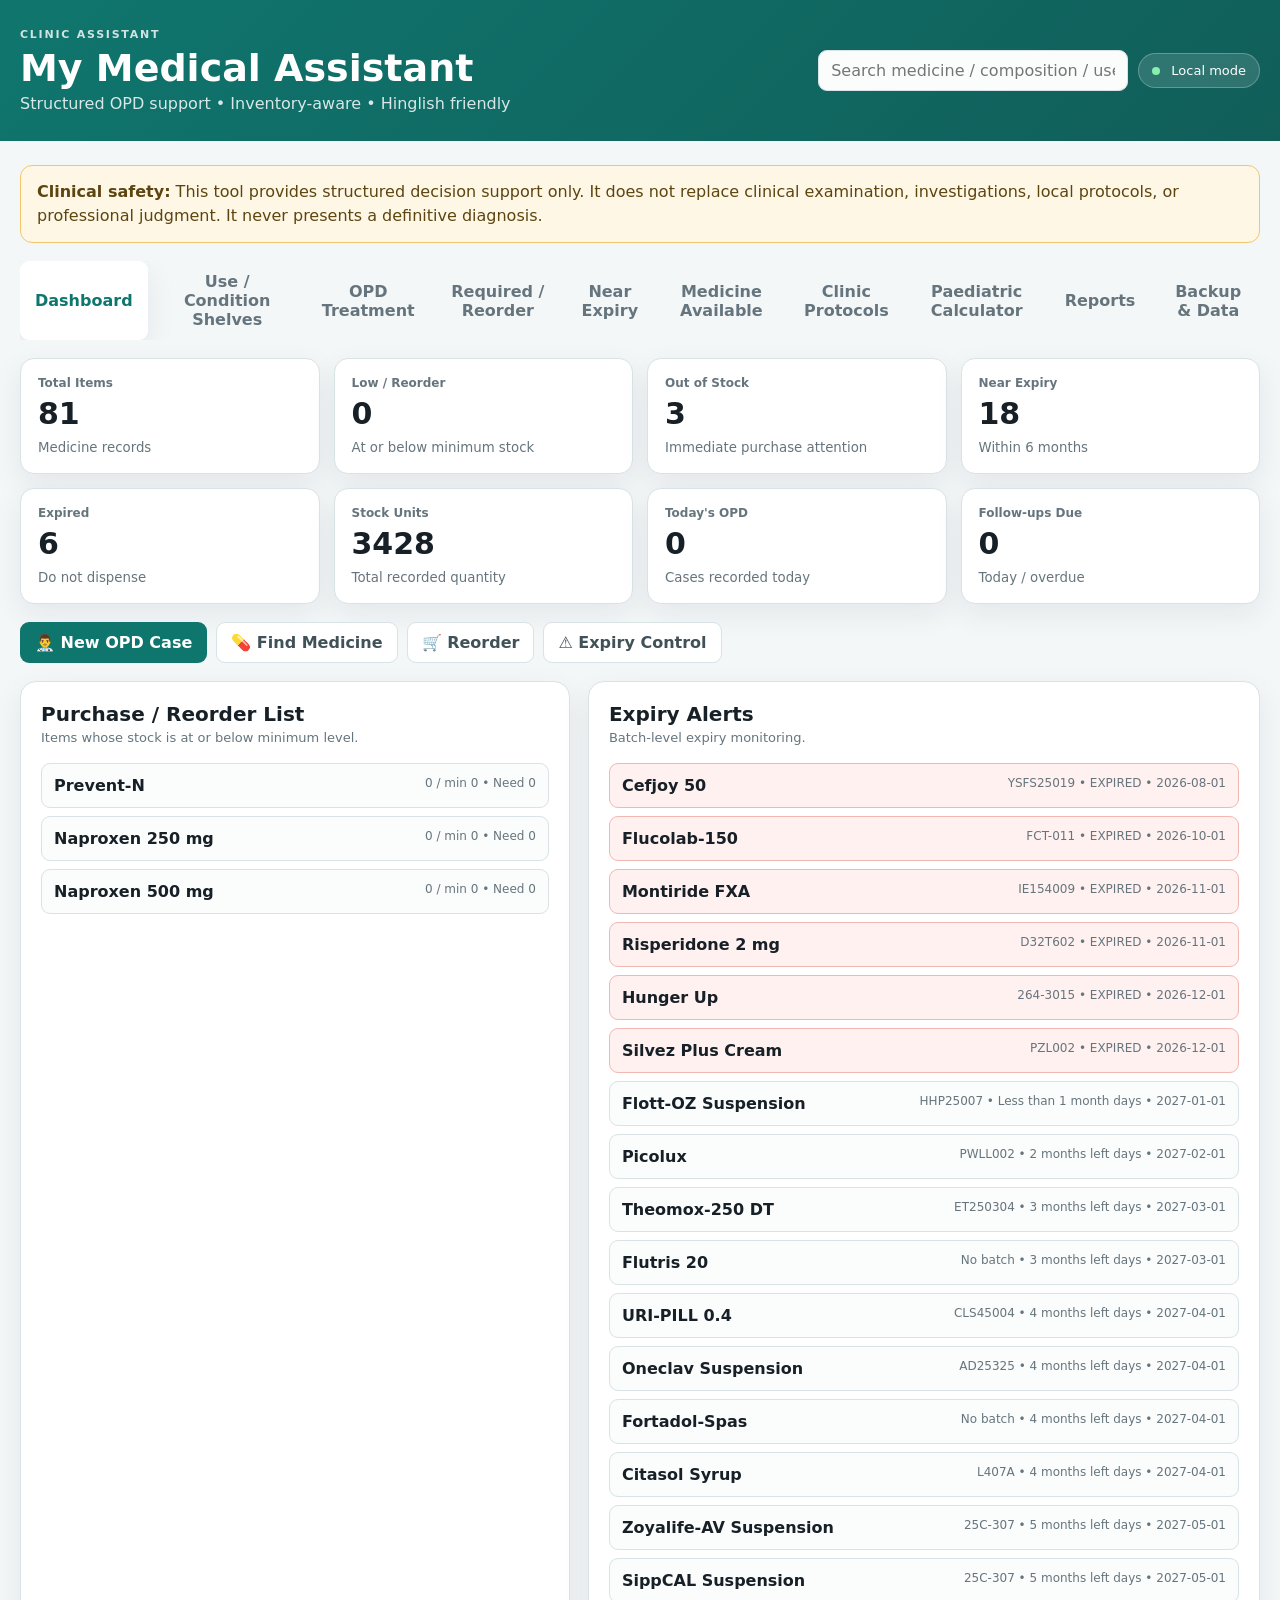
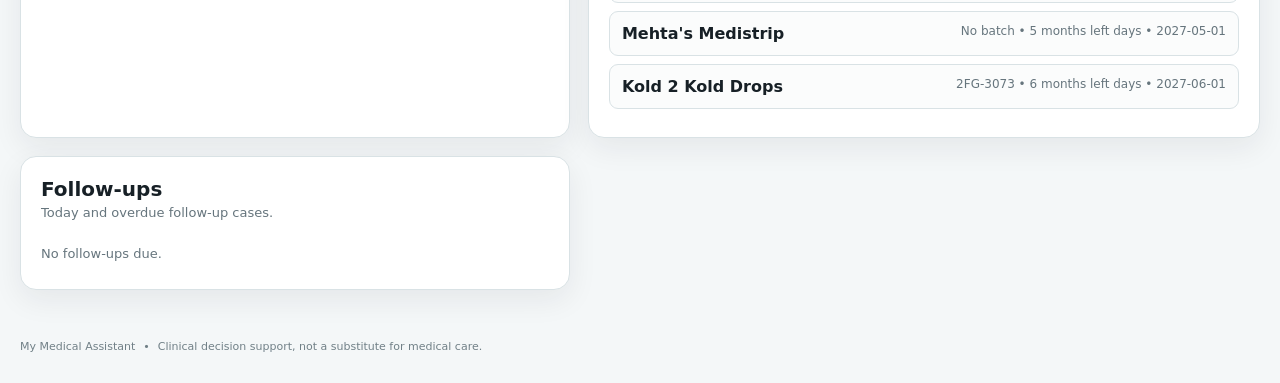
<file: index.html>
<!doctype html>
<html lang="en">
<head>
  <meta charset="UTF-8" />
  <meta name="viewport" content="width=device-width, initial-scale=1.0" />
  <meta name="theme-color" content="#0f766e" />
  <meta name="description" content="Clinic-focused medical assistant for structured OPD documentation and inventory-aware treatment suggestions." />
  <title>My Medical Assistant</title>
  <link rel="manifest" href="manifest.json" />
  <link rel="stylesheet" href="styles.css" />
</head>
<body>
  <div class="app-shell">
    <header class="topbar">
      <div>
        <div class="eyebrow">CLINIC ASSISTANT</div>
        <h1>My Medical Assistant</h1>
        <p class="subtitle">Structured OPD support • Inventory-aware • Hinglish friendly</p>
      </div>
      <div class="header-actions">
        <div class="global-search"><input id="globalMedicineSearch" placeholder="Search medicine / composition / use..." aria-label="Search medicines" /></div>
        <div class="status-pill"><span class="dot"></span> Local mode</div>
      </div>
    </header>

    <main class="container">
      <section class="notice">
        <strong>Clinical safety:</strong>
        This tool provides structured decision support only. It does not replace clinical examination, investigations, local protocols, or professional judgment. It never presents a definitive diagnosis.
      </section>

      <nav class="tabs" aria-label="Main sections">
        <button class="tab active" data-tab="dashboard">Dashboard</button>
        <button class="tab" data-tab="diseaseShelf">Use / Condition Shelves</button><button class="tab" data-tab="assistant">OPD Treatment</button>
        <button class="tab" data-tab="required">Required / Reorder</button>
        <button class="tab" data-tab="expiry">Near Expiry</button>
        <button class="tab" data-tab="storeTablets">Medicine Available</button>
        <button class="tab" data-tab="protocols">Clinic Protocols</button>
        <button class="tab" data-tab="pediatric">Paediatric Calculator</button>
        <button class="tab" data-tab="reports">Reports</button>
        <button class="tab" data-tab="dataCenter">Backup & Data</button>
      </nav>

      <section id="dashboard" class="tab-panel active">
  <div class="dashboard-grid">
    <article class="stat-card"><span>Total Items</span><strong id="statTotal">0</strong><small>Medicine records</small></article>
    <article class="stat-card"><span>Low / Reorder</span><strong id="statLow">0</strong><small>At or below minimum stock</small></article>
    <article class="stat-card"><span>Out of Stock</span><strong id="statOut">0</strong><small>Immediate purchase attention</small></article>
    <article class="stat-card"><span>Near Expiry</span><strong id="statExpiry">0</strong><small>Within 6 months</small></article>
    <article class="stat-card"><span>Expired</span><strong id="statExpired">0</strong><small>Do not dispense</small></article>
    <article class="stat-card"><span>Stock Units</span><strong id="statUnits">0</strong><small>Total recorded quantity</small></article>
    <article class="stat-card"><span>Today's OPD</span><strong id="statTodayCases">0</strong><small>Cases recorded today</small></article>
    <article class="stat-card"><span>Follow-ups Due</span><strong id="statFollowups">0</strong><small>Today / overdue</small></article>
  </div>
  <div class="quick-actions">
    <button class="btn primary" data-quick-tab="assistant">👨‍⚕️ New OPD Case</button>
    <button class="btn ghost" data-quick-tab="storeTablets">💊 Find Medicine</button>
    <button class="btn ghost" data-quick-tab="required">🛒 Reorder</button>
    <button class="btn ghost" data-quick-tab="expiry">⚠️ Expiry Control</button>
  </div>

  <div class="grid two">
    <article class="card">
      <div class="card-head"><div><h2>Purchase / Reorder List</h2><p>Items whose stock is at or below minimum level.</p></div></div>
      <div id="dashboardReorder"></div>
    </article>
    <article class="card">
      <div class="card-head"><div><h2>Expiry Alerts</h2><p>Batch-level expiry monitoring.</p></div></div>
      <div id="dashboardExpiry"></div>
    </article>
    <article class="card">
      <div class="card-head"><div><h2>Follow-ups</h2><p>Today and overdue follow-up cases.</p></div></div>
      <div id="dashboardFollowups"></div>
    </article>
  </div>
</section>

<section id="assistant" class="tab-panel">
        <div class="grid two">
          <article class="card">
            <div class="card-head">
              <div>
                <h2>New Patient</h2>
                <p>Every case is treated independently.</p>
              </div>
              <button id="clearCase" class="btn ghost">Clear</button>
            </div>
            <form id="caseForm">
              <div class="patient-grid">
                <label>Patient name
                  <input id="patientName" type="text" autocomplete="name" placeholder="Patient name" required />
                </label>
                <label>Age
                  <input id="age" type="number" min="0" max="120" placeholder="Age" required />
                </label>
                <label>Weight
                  <input id="weight" type="number" min="0" step="0.1" placeholder="kg" required />
                </label>
                <label>Male / Female
                  <select id="sex" required>
                    <option value="">Select</option>
                    <option>Female</option>
                    <option>Male</option>
                  </select>
                </label>
              </div>

              <label>Complaint / problem
                <textarea id="complaint" required rows="4" placeholder="Patient ki main problem / complaint likhein..."></textarea>
              </label>

              <div class="protocol-inline"><b>OPD Case:</b> Enter the patient details and complaint. The treatment workspace will be rebuilt separately.</div>

              <details class="phase-d-fields">
                <summary><strong>Optional clinical details</strong> — only when needed</summary>
                <div class="patient-grid" style="margin-top:12px">
                  <label>Pregnancy status
                    <select id="pregnancyStatus">
                      <option value="unknown">Unknown / not recorded</option>
                      <option value="not-pregnant">Not pregnant</option>
                      <option value="pregnant">Pregnant</option>
                    </select>
                  </label>
                  <label>Gestational weeks
                    <input id="gestationalWeeks" type="number" min="0" max="45" step="1" placeholder="if pregnant" />
                  </label>
                  <label>Mobile number
                    <input id="mobile" type="tel" inputmode="numeric" maxlength="10" placeholder="10-digit mobile" />
                  </label>
                  <label>Gaav / Village
                    <input id="village" type="text" placeholder="Gaav ka naam" />
                  </label>
                </div>
                <label>Symptoms / history
                  <textarea id="history" rows="4" placeholder="Duration, severity, associated symptoms, allergies, current medicines, etc."></textarea>
                </label>
                <div class="vitals-grid">
                  <label>BP<input id="bp" type="text" inputmode="decimal" placeholder="e.g. 120/80" /></label>
                  <label>Blood Sugar<input id="bloodSugar" type="text" inputmode="decimal" placeholder="e.g. 110 mg/dL" /></label>
                  <label>Pulse<input id="pulse" type="number" min="0" placeholder="bpm" /></label>
                  <label>SpO₂<input id="spo2" type="number" min="0" max="100" placeholder="%" /></label>
                  <label>Temperature<input id="temperature" type="number" step="0.1" placeholder="°F" /></label>
                </div>
                <label>Examination findings
                  <textarea id="exam" rows="3" placeholder="Clinical examination findings..."></textarea>
                </label>
                <label>Red flags / concerns
                  <textarea id="redFlags" rows="3" placeholder="Severe breathlessness, altered sensorium, shock, severe dehydration, chest pain, bleeding, etc."></textarea>
                </label>
              </details>

              <div class="phase-d-fields">
                <label>Follow-up date
                  <input id="followupDate" type="date" />
                </label>
                <label>Follow-up status
                  <select id="followupStatus">
                    <option value="planned">Planned</option>
                    <option value="completed">Completed</option>
                    <option value="missed">Missed</option>
                    <option value="not-required">Not required</option>
                  </select>
                </label>
              </div>
              <div class="phase-d-fields">
                <label>Investigations ordered / advised
                  <textarea id="investigationsOrdered" rows="2" placeholder="Optional"></textarea>
                </label>
                <label>Investigation results available
                  <textarea id="investigationResults" rows="2" placeholder="Optional — enter actual results only"></textarea>
                </label>
              </div>

              <button class="btn primary" type="submit">Save OPD Case</button>
            </form>
          </article>

          <article class="card result-card" id="treatmentWorkspacePlaceholder"></article>
        </div>
      </section>

      <section id="required" class="tab-panel">
        <article class="card">
          <div class="card-head"><div><h2>Required / Reorder Stock</h2><p>Purchase list based on minimum stock levels.</p></div><button id="exportPurchase" class="btn ghost">Export list</button></div>
          <div id="requiredTable" class="table-wrap"></div>
        </article>
      </section>

      <section id="expiry" class="tab-panel">
        <article class="card">
          <div class="card-head"><div><h2>Near Expiry & Expired</h2><p>Batch-wise expiry control. Default alert window: 90 days.</p></div><button id="expirySettings" class="btn ghost">6-month alert rule</button></div>
          <div id="expiryTable" class="table-wrap"></div>
        </article>
      </section>

      <section id="storeTablets" class="tab-panel">
        <article class="card">
          <div class="card-head">
            <div>
              <h2>Medicine Available at My Store</h2>
              <p>Quick view of all medicines currently recorded in the clinic inventory.</p>
            </div>
            <span id="tabletCount" class="badge">0 available</span>
          </div>
          <div class="store-tablet-toolbar">
            <input id="storeTabletSearch" placeholder="Search medicine..." />
            <select id="storeTabletStock">
              <option value="available">Available only</option>
              <option value="all">All medicines</option>
            </select>
          </div>
          <div class="table-wrap">
  <table class="store-tablets-table">
    <thead>
      <tr>
        <th>Medicine Name</th><th>Main Use</th><th>Dose</th><th>Expiry</th><th>Availability Number</th>
      </tr>
    </thead>
    <tbody id="storeTabletsList"></tbody>
  </table>
</div>
        </article>
      </section>

      
<section id="diseaseShelf" class="tab-panel">
  <article class="card">
    <div class="card-head">
      <div><h2>Medicine by Use / Condition</h2><p>Click a shelf to see medicines in the current inventory associated with that use. These are reference categories, not diagnoses or automatic prescriptions.</p></div>
      <span id="diseaseShelfCount" class="badge">0 medicines</span>
    </div>
    <div id="diseaseShelves" class="disease-shelves"></div>
    <div class="disease-results-head"><h3 id="diseaseShelfTitle">All Medicines</h3><span id="diseaseShelfSub"></span></div>
    <div id="diseaseShelfList" class="disease-shelf-list"></div>
  </article>
</section>

      
<section id="protocols" class="tab-panel">
  <article class="card">
    <div class="card-head"><div><h2>Clinic Protocols</h2><p>Quick-reference pathways linked to the clinic workflow. Always correlate with examination, investigations and current clinical guidance.</p></div><span id="protocolCount" class="badge">0 protocols</span></div>
    <div class="protocol-toolbar"><input id="protocolSearch" placeholder="Search protocol / symptom..." /></div>
    <div id="protocolList" class="protocol-list"></div>
  </article>
</section>

<section id="pediatric" class="tab-panel">
  <div class="grid two">
    <article class="card">
      <div class="card-head"><div><h2>Paediatric Dose Reference</h2><p>Weight-based calculation helper. Verify the formulation, indication and maximum dose before administration.</p></div></div>
      <form id="pediatricForm">
        <label>Weight (kg)<input id="pedWeight" type="number" min="0.1" step="0.1" placeholder="e.g. 16" required></label>
        <label>Medicine / reference
          <select id="pedMedicine"></select>
        </label>
        <label>Target dose (mg/kg/dose)<input id="pedDose" type="number" min="0" step="0.1" placeholder="e.g. 15" required></label>
        <label>Product strength (mg/mL)<input id="pedStrength" type="number" min="0.01" step="0.01" placeholder="e.g. 50" required></label>
        <label>Maximum daily dose (mg/kg/day, optional)<input id="pedMax" type="number" min="0" step="0.1" placeholder="Optional"></label>
        <button class="btn primary" type="submit">Calculate reference volume</button>
      </form>
    </article>
    <article class="card">
      <div class="card-head"><div><h2>Calculation</h2><p>Calculation only — not an automatic prescription.</p></div></div>
      <div id="pedResult" class="empty"><div class="empty-icon">👶</div><h3>No calculation yet</h3><p>Enter weight, dose and formulation strength.</p></div>
    </article>
  </div>
</section>

<section id="reports" class="tab-panel">
  <article class="card">
    <div class="card-head"><div><h2>Clinic Reports</h2><p>Local stock and case activity summary.</p></div><button id="exportReport" class="btn ghost">Export report</button></div>
    <div id="reportCards" class="report-grid"></div>
    <div id="reportTables" class="report-tables"></div>
  </article>
</section>

<section id="dataCenter" class="tab-panel">
  <div class="grid two">
    <article class="card">
      <div class="card-head"><div><h2>Backup & Restore</h2><p>All important local data can be backed up before changing devices or browsers.</p></div></div>
      <div class="backup-actions">
        <button id="backupAll" class="btn primary">Download full backup</button>
        <label class="btn ghost file-btn">Restore backup<input id="restoreBackup" type="file" accept=".json,application/json" hidden></label>
      </div>
      <div class="backup-note">Backup includes inventory, settings, case history and local audit log. Cloud sync/login is intentionally not faked in this static version.</div>
      <div class="security-box">
        <strong>Clinic PIN</strong>
        <p>Optional local browser lock for this device.</p>
        <div class="security-actions">
          <input id="newPin" type="password" inputmode="numeric" maxlength="8" placeholder="4–8 digit PIN" />
          <button id="setPin" class="btn ghost">Set / Change PIN</button>
          <button id="removePin" class="btn danger-outline">Remove PIN</button>
        </div>
      </div>
    </article>
    <article class="card"><div class="card-head"><div><h2>Medicine Database Audit</h2><p>Phase C flags missing metadata; it never invents missing values.</p></div></div><div id="databaseAudit"></div></article>
    <article class="card">
      <div class="card-head"><div><h2>Local Audit Log</h2><p>Recent changes made in this browser.</p></div><button id="clearAudit" class="btn danger-outline">Clear</button></div>
      <div id="auditList" class="history-list"></div>
    </article>
  </div>
</section>

    </main>

    <div id="pinLock" class="pin-lock hidden">
      <div class="pin-card">
        <div class="eyebrow">CLINIC ACCESS</div>
        <h2>My Medical Assistant</h2>
        <p>Enter clinic PIN to continue.</p>
        <input id="pinInput" type="password" inputmode="numeric" maxlength="8" placeholder="PIN" />
        <button id="pinUnlock" class="btn primary">Unlock</button>
        <small id="pinError" class="pin-error"></small>
      </div>
    </div>

    <footer>
      <span>My Medical Assistant</span><span>•</span>
      <span>Clinical decision support, not a substitute for medical care.</span>
    </footer>
  </div>
  <script src="app.js?v=20260923-45"></script>
<div id="medicineModal" class="modal hidden" aria-hidden="true">
  <div class="modal-backdrop" data-close-modal></div>
  <div class="modal-card">
    <div class="modal-head"><div><span class="mini-label">MEDICINE DETAILS</span><h2 id="modalMedicineName">Medicine</h2></div><button class="btn ghost" data-close-modal>Close</button></div>
    <div id="medicineModalBody"></div>
  </div>
</div>
<script>if("serviceWorker" in navigator){window.addEventListener("load",()=>navigator.serviceWorker.register("./service-worker.js?v=20260923-35").catch(()=>{}));}</script>
</body>
</html>
</file>
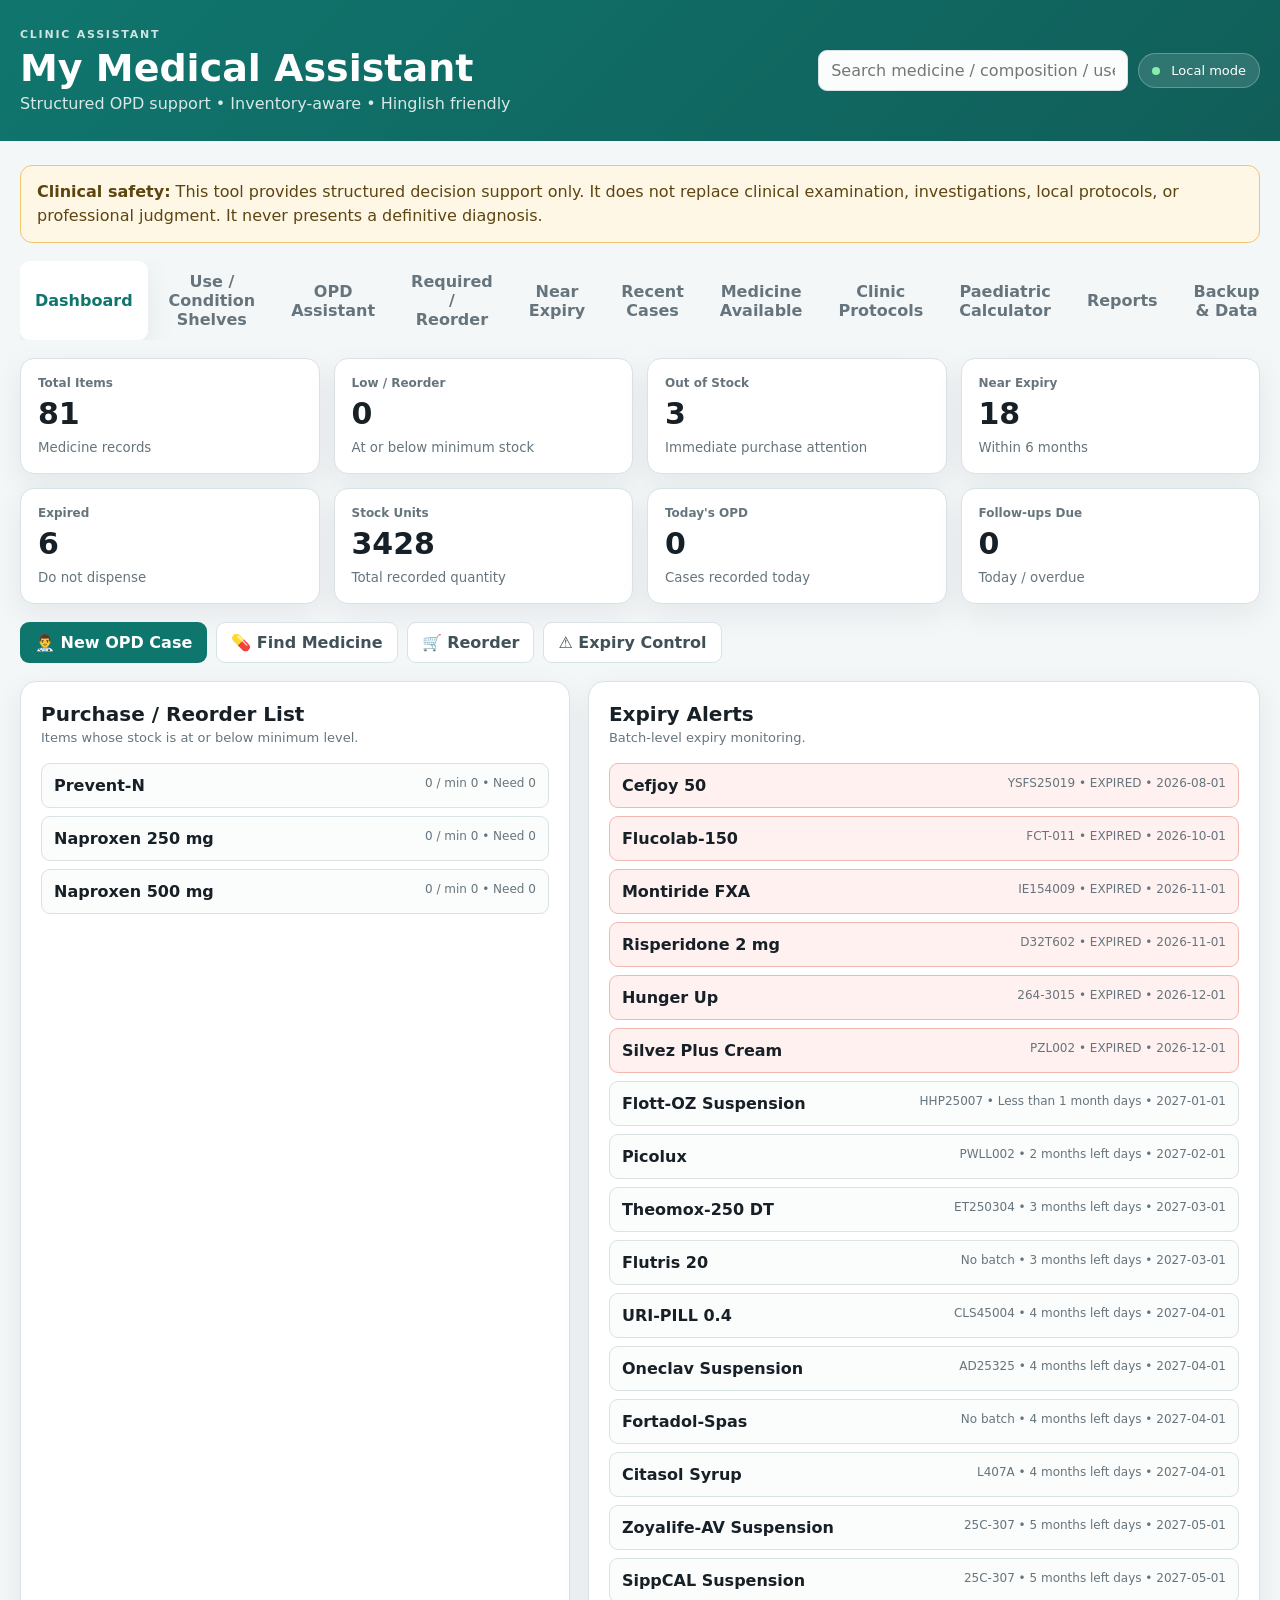
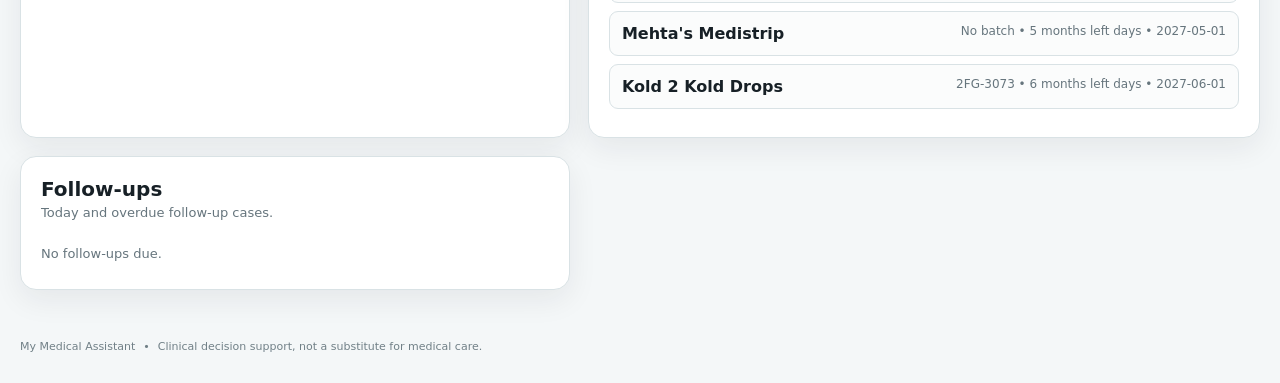
<file: android/app/src/main/assets/web/index.html>
<!doctype html>
<html lang="en">
<head>
  <meta charset="UTF-8" />
  <meta name="viewport" content="width=device-width, initial-scale=1.0" />
  <meta name="theme-color" content="#0f766e" />
  <meta name="description" content="Clinic-focused medical assistant for structured OPD documentation and inventory-aware treatment suggestions." />
  <title>My Medical Assistant</title>
  <link rel="manifest" href="manifest.json" />
  <link rel="stylesheet" href="styles.css" />
</head>
<body>
  <div class="app-shell">
    <header class="topbar">
      <div>
        <div class="eyebrow">CLINIC ASSISTANT</div>
        <h1>My Medical Assistant</h1>
        <p class="subtitle">Structured OPD support • Inventory-aware • Hinglish friendly</p>
      </div>
      <div class="header-actions">
        <div class="global-search"><input id="globalMedicineSearch" placeholder="Search medicine / composition / use..." aria-label="Search medicines" /></div>
        <div class="status-pill"><span class="dot"></span> Local mode</div>
      </div>
    </header>

    <main class="container">
      <section class="notice">
        <strong>Clinical safety:</strong>
        This tool provides structured decision support only. It does not replace clinical examination, investigations, local protocols, or professional judgment. It never presents a definitive diagnosis.
      </section>

      <nav class="tabs" aria-label="Main sections">
        <button class="tab active" data-tab="dashboard">Dashboard</button>
        <button class="tab" data-tab="diseaseShelf">Use / Condition Shelves</button><button class="tab" data-tab="assistant">OPD Assistant</button>
        <button class="tab" data-tab="required">Required / Reorder</button>
        <button class="tab" data-tab="expiry">Near Expiry</button>
        <button class="tab" data-tab="history">Recent Cases</button>
        <button class="tab" data-tab="storeTablets">Medicine Available</button>
        <button class="tab" data-tab="protocols">Clinic Protocols</button>
        <button class="tab" data-tab="pediatric">Paediatric Calculator</button>
        <button class="tab" data-tab="reports">Reports</button>
        <button class="tab" data-tab="dataCenter">Backup & Data</button>
      </nav>

      <section id="dashboard" class="tab-panel active">
  <div class="dashboard-grid">
    <article class="stat-card"><span>Total Items</span><strong id="statTotal">0</strong><small>Medicine records</small></article>
    <article class="stat-card"><span>Low / Reorder</span><strong id="statLow">0</strong><small>At or below minimum stock</small></article>
    <article class="stat-card"><span>Out of Stock</span><strong id="statOut">0</strong><small>Immediate purchase attention</small></article>
    <article class="stat-card"><span>Near Expiry</span><strong id="statExpiry">0</strong><small>Within 6 months</small></article>
    <article class="stat-card"><span>Expired</span><strong id="statExpired">0</strong><small>Do not dispense</small></article>
    <article class="stat-card"><span>Stock Units</span><strong id="statUnits">0</strong><small>Total recorded quantity</small></article>
    <article class="stat-card"><span>Today's OPD</span><strong id="statTodayCases">0</strong><small>Cases recorded today</small></article>
    <article class="stat-card"><span>Follow-ups Due</span><strong id="statFollowups">0</strong><small>Today / overdue</small></article>
  </div>
  <div class="quick-actions">
    <button class="btn primary" data-quick-tab="assistant">👨‍⚕️ New OPD Case</button>
    <button class="btn ghost" data-quick-tab="storeTablets">💊 Find Medicine</button>
    <button class="btn ghost" data-quick-tab="required">🛒 Reorder</button>
    <button class="btn ghost" data-quick-tab="expiry">⚠️ Expiry Control</button>
  </div>

  <div class="grid two">
    <article class="card">
      <div class="card-head"><div><h2>Purchase / Reorder List</h2><p>Items whose stock is at or below minimum level.</p></div></div>
      <div id="dashboardReorder"></div>
    </article>
    <article class="card">
      <div class="card-head"><div><h2>Expiry Alerts</h2><p>Batch-level expiry monitoring.</p></div></div>
      <div id="dashboardExpiry"></div>
    </article>
    <article class="card">
      <div class="card-head"><div><h2>Follow-ups</h2><p>Today and overdue follow-up cases.</p></div></div>
      <div id="dashboardFollowups"></div>
    </article>
  </div>
</section>

<section id="assistant" class="tab-panel">
        <div class="grid two">
          <article class="card">
            <div class="card-head">
              <div>
                <h2>New Patient</h2>
                <p>Every case is treated independently.</p>
              </div>
              <button id="clearCase" class="btn ghost">Clear</button>
            </div>

            <form id="caseForm">
              <div class="patient-grid">
                <label>Patient name
                  <input id="patientName" type="text" autocomplete="name" placeholder="Patient name" />
                </label>
                <label>Age
                  <input id="age" type="number" min="0" max="120" placeholder="e.g. 32" />
                </label><label>Weight<input id="weight" type="number" min="0" step="0.1" placeholder="kg (required for paediatric mode)" /></label><label>Pregnancy status<select id="pregnancyStatus"><option value="unknown">Unknown / not recorded</option><option value="not-pregnant">Not pregnant</option><option value="pregnant">Pregnant</option></select></label><label>Gestational weeks<input id="gestationalWeeks" type="number" min="0" max="45" step="1" placeholder="weeks (if pregnant)" /></label>
                <label>Sex
                  <select id="sex">
                    <option value="">Select</option>
                    <option>Female</option>
                    <option>Male</option>
                    <option>Other</option>
                  </select>
                </label>
                <label>Mobile number
                  <input id="mobile" type="tel" inputmode="numeric" maxlength="10" placeholder="10-digit mobile" />
                </label>
                <label>Gaav / Village
                  <input id="village" type="text" placeholder="Gaav ka naam" />
                </label>
              </div>

              <label>Chief complaint
                <input id="complaint" required placeholder="e.g. fever, cough, vomiting..." />
              </label>

              <label>Symptoms / history
                <textarea id="history" rows="6" placeholder="Duration, severity, associated symptoms, relevant history, pregnancy status when relevant, allergies, current medicines, etc."></textarea>
              </label>

              <div class="vitals-grid">
                <label>BP<input id="bp" type="text" inputmode="decimal" placeholder="e.g. 120/80" /></label>
                <label>Blood Sugar<input id="bloodSugar" type="text" inputmode="decimal" placeholder="e.g. 110 mg/dL" /></label>
                <label>Pulse<input id="pulse" type="number" min="0" placeholder="bpm" /></label>
                <label>SpO₂<input id="spo2" type="number" min="0" max="100" placeholder="%" /></label>
                <label>Temperature<input id="temperature" type="number" step="0.1" placeholder="°F" /></label>
              </div>
              <label>Examination findings
                <textarea id="exam" rows="4" placeholder="Clinical examination findings..."></textarea>
              </label>
              <div class="phase-d-fields">
                <label>Follow-up date
                  <input id="followupDate" type="date" />
                </label>
                <label>Follow-up status
                  <select id="followupStatus">
                    <option value="planned">Planned</option>
                    <option value="completed">Completed</option>
                    <option value="missed">Missed</option>
                    <option value="not-required">Not required</option>
                  </select>
                </label>
              </div>
              <div class="phase-d-fields">
                <label>Investigations ordered / advised
                  <textarea id="investigationsOrdered" rows="3" placeholder="CBC, urine routine, dengue NS1, LFT, etc."></textarea>
                </label>
                <label>Investigation results available
                  <textarea id="investigationResults" rows="3" placeholder="Enter available results only. Do not infer missing results."></textarea>
                </label>
              </div>

              <label>Red flags / concerns
                <textarea id="redFlags" rows="4" placeholder="Severe breathlessness, altered sensorium, shock, severe dehydration, chest pain, bleeding, etc."></textarea>
              </label>

              <button class="btn primary" type="submit">Generate Structured Assessment</button>
            </form>
          </article>

          <article class="card result-card">
            <div class="card-head">
              <div>
                <h2>Assessment</h2>
                <p>Suggestions are generated from the information entered and available inventory.</p>
              </div>
              <span id="resultState" class="badge">Waiting</span>
            </div>

            <div id="emptyResult" class="empty">
              <div class="empty-icon">🩺</div>
              <h3>No case yet</h3>
              <p>Enter a patient complaint and generate a structured assessment.</p>
            </div>

            <div id="result" class="hidden">
              <div id="referralBox"></div>
              <section class="result-section">
                <div class="opd-section-head"><div><span class="mini-label">1 • TRIAGE</span><h3>Clinical snapshot</h3></div><span id="triageStatus" class="status-tag ok">ROUTINE REVIEW</span></div>
                <div id="clinicalSnapshot" class="clinical-snapshot"></div>
              </section>

              <section class="result-section">
                <div class="opd-section-head"><div><span class="mini-label">2 • CONSIDER</span><h3>Possible clinical considerations</h3></div></div>
                <p id="possibleDiagnosis"></p>
              </section>

              <section class="result-section">
                <div class="opd-section-head"><div><span class="mini-label">3 • REFERENCE</span><h3>Clinic Reference + Prescription</h3></div><span id="medicineMatchCount" class="badge">0 matched</span></div>
                <div id="medicineMatchInfo" class="match-info"></div>
                <div class="phase-title"><span>PHASE 1</span><h3>Regular Medicines</h3></div>
                <div id="phase1" class="medicine-list"></div>
                <div class="phase-title"><span>PHASE 2</span><h3>Injection + Short-course Medicines</h3></div>
                <div id="phase2" class="medicine-list"></div>
                <div class="opd-section-head prescription-inline-head"><div><span class="mini-label">PRESCRIPTION</span><h3>Auto Prescription — Clinic Stock + Reference</h3></div></div>
                <div id="prescriptionBuilder" class="prescription-builder">
                  <div class="protocol-inline"><b>Auto-draft:</b> Complaint/history ke basis par uploaded clinic references ko current stock se match karke prescription yahan auto-fill hoga. Near-expiry usable stock ko, jab clinically suitable ho, FEFO priority di jayegi.</div>
                  <div id="selectedPrescriptionList" class="selected-prescription-list"></div>
                  <div class="prescription-actions">
                    <button id="printPrescription" class="btn primary" type="button">Print Prescription</button>
                    <button id="clearPrescription" class="btn ghost" type="button">Clear Selected</button>
                  </div>
                  <div id="prescriptionConfidence" class="prescription-confidence"></div><div id="prescriptionWarnings"></div><div id="prescriptionCostSummary" class="prescription-cost-summary"></div>
                </div>
              </section>
              
              

              
            </div>
          </article>
        </div>
      </section>

      <section id="required" class="tab-panel">
        <article class="card">
          <div class="card-head"><div><h2>Required / Reorder Stock</h2><p>Purchase list based on minimum stock levels.</p></div><button id="exportPurchase" class="btn ghost">Export list</button></div>
          <div id="requiredTable" class="table-wrap"></div>
        </article>
      </section>

      <section id="expiry" class="tab-panel">
        <article class="card">
          <div class="card-head"><div><h2>Near Expiry & Expired</h2><p>Batch-wise expiry control. Default alert window: 90 days.</p></div><button id="expirySettings" class="btn ghost">6-month alert rule</button></div>
          <div id="expiryTable" class="table-wrap"></div>
        </article>
      </section>

      <section id="storeTablets" class="tab-panel">
        <article class="card">
          <div class="card-head">
            <div>
              <h2>Medicine Available at My Store</h2>
              <p>Quick view of all medicines currently recorded in the clinic inventory.</p>
            </div>
            <span id="tabletCount" class="badge">0 available</span>
          </div>
          <div class="store-tablet-toolbar">
            <input id="storeTabletSearch" placeholder="Search medicine..." />
            <select id="storeTabletStock">
              <option value="available">Available only</option>
              <option value="all">All medicines</option>
            </select>
          </div>
          <div class="table-wrap">
  <table class="store-tablets-table">
    <thead>
      <tr>
        <th>Medicine Name</th><th>Main Use</th><th>Dose</th><th>Expiry</th><th>Availability Number</th>
      </tr>
    </thead>
    <tbody id="storeTabletsList"></tbody>
  </table>
</div>
        </article>
      </section>

      
<section id="diseaseShelf" class="tab-panel">
  <article class="card">
    <div class="card-head">
      <div><h2>Medicine by Use / Condition</h2><p>Click a shelf to see medicines in the current inventory associated with that use. These are reference categories, not diagnoses or automatic prescriptions.</p></div>
      <span id="diseaseShelfCount" class="badge">0 medicines</span>
    </div>
    <div id="diseaseShelves" class="disease-shelves"></div>
    <div class="disease-results-head"><h3 id="diseaseShelfTitle">All Medicines</h3><span id="diseaseShelfSub"></span></div>
    <div id="diseaseShelfList" class="disease-shelf-list"></div>
  </article>
</section>

      
<section id="protocols" class="tab-panel">
  <article class="card">
    <div class="card-head"><div><h2>Clinic Protocols</h2><p>Quick-reference pathways linked to the clinic workflow. Always correlate with examination, investigations and current clinical guidance.</p></div><span id="protocolCount" class="badge">0 protocols</span></div>
    <div class="protocol-toolbar"><input id="protocolSearch" placeholder="Search protocol / symptom..." /></div>
    <div id="protocolList" class="protocol-list"></div>
  </article>
</section>

<section id="pediatric" class="tab-panel">
  <div class="grid two">
    <article class="card">
      <div class="card-head"><div><h2>Paediatric Dose Reference</h2><p>Weight-based calculation helper. Verify the formulation, indication and maximum dose before administration.</p></div></div>
      <form id="pediatricForm">
        <label>Weight (kg)<input id="pedWeight" type="number" min="0.1" step="0.1" placeholder="e.g. 16" required></label>
        <label>Medicine / reference
          <select id="pedMedicine"></select>
        </label>
        <label>Target dose (mg/kg/dose)<input id="pedDose" type="number" min="0" step="0.1" placeholder="e.g. 15" required></label>
        <label>Product strength (mg/mL)<input id="pedStrength" type="number" min="0.01" step="0.01" placeholder="e.g. 50" required></label>
        <label>Maximum daily dose (mg/kg/day, optional)<input id="pedMax" type="number" min="0" step="0.1" placeholder="Optional"></label>
        <button class="btn primary" type="submit">Calculate reference volume</button>
      </form>
    </article>
    <article class="card">
      <div class="card-head"><div><h2>Calculation</h2><p>Calculation only — not an automatic prescription.</p></div></div>
      <div id="pedResult" class="empty"><div class="empty-icon">👶</div><h3>No calculation yet</h3><p>Enter weight, dose and formulation strength.</p></div>
    </article>
  </div>
</section>

<section id="reports" class="tab-panel">
  <article class="card">
    <div class="card-head"><div><h2>Clinic Reports</h2><p>Local stock and case activity summary.</p></div><button id="exportReport" class="btn ghost">Export report</button></div>
    <div id="reportCards" class="report-grid"></div>
    <div id="reportTables" class="report-tables"></div>
  </article>
</section>

<section id="dataCenter" class="tab-panel">
  <div class="grid two">
    <article class="card">
      <div class="card-head"><div><h2>Backup & Restore</h2><p>All important local data can be backed up before changing devices or browsers.</p></div></div>
      <div class="backup-actions">
        <button id="backupAll" class="btn primary">Download full backup</button>
        <label class="btn ghost file-btn">Restore backup<input id="restoreBackup" type="file" accept=".json,application/json" hidden></label>
      </div>
      <div class="backup-note">Backup includes inventory, settings, case history and local audit log. Cloud sync/login is intentionally not faked in this static version.</div>
      <div class="security-box">
        <strong>Clinic PIN</strong>
        <p>Optional local browser lock for this device.</p>
        <div class="security-actions">
          <input id="newPin" type="password" inputmode="numeric" maxlength="8" placeholder="4–8 digit PIN" />
          <button id="setPin" class="btn ghost">Set / Change PIN</button>
          <button id="removePin" class="btn danger-outline">Remove PIN</button>
        </div>
      </div>
    </article>
    <article class="card"><div class="card-head"><div><h2>Medicine Database Audit</h2><p>Phase C flags missing metadata; it never invents missing values.</p></div></div><div id="databaseAudit"></div></article>
    <article class="card">
      <div class="card-head"><div><h2>Local Audit Log</h2><p>Recent changes made in this browser.</p></div><button id="clearAudit" class="btn danger-outline">Clear</button></div>
      <div id="auditList" class="history-list"></div>
    </article>
  </div>
</section>

<section id="history" class="tab-panel">
        <article class="card">
          <div class="card-head">
            <div>
              <h2>Recent Cases</h2>
              <p>Stored only in this browser unless you later connect a database.</p>
            </div>
            <button id="clearHistory" class="btn danger-outline">Clear history</button>
          </div>
          <div class="history-toolbar"><input id="historySearch" placeholder="Search patient / mobile / village / complaint..." /></div>
          <div id="historyList" class="history-list"></div>
        </article>
      </section>
    </main>

    <div id="pinLock" class="pin-lock hidden">
      <div class="pin-card">
        <div class="eyebrow">CLINIC ACCESS</div>
        <h2>My Medical Assistant</h2>
        <p>Enter clinic PIN to continue.</p>
        <input id="pinInput" type="password" inputmode="numeric" maxlength="8" placeholder="PIN" />
        <button id="pinUnlock" class="btn primary">Unlock</button>
        <small id="pinError" class="pin-error"></small>
      </div>
    </div>

    <footer>
      <span>My Medical Assistant</span><span>•</span>
      <span>Clinical decision support, not a substitute for medical care.</span>
    </footer>
  </div>
  <script src="app.js?v=20260922-9"></script>
<div id="medicineModal" class="modal hidden" aria-hidden="true">
  <div class="modal-backdrop" data-close-modal></div>
  <div class="modal-card">
    <div class="modal-head"><div><span class="mini-label">MEDICINE DETAILS</span><h2 id="modalMedicineName">Medicine</h2></div><button class="btn ghost" data-close-modal>Close</button></div>
    <div id="medicineModalBody"></div>
  </div>
</div>
<script>if("serviceWorker" in navigator){window.addEventListener("load",()=>navigator.serviceWorker.register("./service-worker.js").catch(()=>{}));}</script>
</body>
</html>
</file>
<file: styles.css>
:root {
  --bg:#f4f7f8; --surface:#fff; --surface2:#eef7f6; --text:#172026;
  --muted:#66757d; --border:#d9e2e5; --primary:#0f766e; --primary-dark:#115e59;
  --danger:#b42318; --warning-bg:#fff7e6; --warning-border:#f2c66d;
  --shadow:0 10px 30px rgba(23,32,38,.07);
  font-family:Inter,ui-sans-serif,system-ui,-apple-system,BlinkMacSystemFont,"Segoe UI",sans-serif;
}
*{box-sizing:border-box} body{margin:0;background:var(--bg);color:var(--text)}
button,input,textarea,select{font:inherit} button{cursor:pointer}
.topbar{background:linear-gradient(135deg,#0f766e,#115e59);color:#fff;padding:28px max(20px,calc((100vw - 1240px)/2));display:flex;align-items:center;justify-content:space-between;gap:20px}
.eyebrow{font-size:11px;letter-spacing:.16em;opacity:.8;font-weight:800} h1{margin:5px 0 4px;font-size:clamp(26px,4vw,38px)} .subtitle{margin:0;opacity:.84}
.status-pill{background:rgba(255,255,255,.13);border:1px solid rgba(255,255,255,.25);padding:9px 13px;border-radius:999px;white-space:nowrap;font-size:13px}
.dot{display:inline-block;width:8px;height:8px;border-radius:50%;background:#86efac;margin-right:7px}
.container{width:min(1240px,calc(100% - 32px));margin:24px auto 50px}
.notice{background:var(--warning-bg);border:1px solid var(--warning-border);padding:14px 16px;border-radius:12px;color:#5c450f;line-height:1.5;margin-bottom:18px}
.tabs{display:flex;gap:6px;margin-bottom:18px;overflow-x:auto}.tab{border:0;background:transparent;padding:11px 15px;border-radius:9px;color:var(--muted);font-weight:700}.tab.active{background:#fff;color:var(--primary);box-shadow:var(--shadow)}
.tab-panel{display:none}.tab-panel.active{display:block}.grid.two{display:grid;grid-template-columns:minmax(320px,.9fr) minmax(420px,1.1fr);gap:18px}
.card{background:var(--surface);border:1px solid var(--border);border-radius:16px;box-shadow:var(--shadow);padding:20px}
.card-head{display:flex;justify-content:space-between;gap:15px;align-items:flex-start;margin-bottom:18px}.card h2{margin:0 0 4px;font-size:20px}.card-head p{margin:0;color:var(--muted);font-size:13px}
form{display:grid;gap:14px}label{display:grid;gap:7px;font-size:13px;font-weight:700;color:#33434a}
input,textarea,select{width:100%;border:1px solid var(--border);background:#fbfcfc;color:var(--text);border-radius:9px;padding:11px 12px;outline:none}
input:focus,textarea:focus,select:focus{border-color:var(--primary);box-shadow:0 0 0 3px rgba(15,118,110,.1)}textarea{resize:vertical;min-height:80px}
.btn{border:1px solid transparent;border-radius:9px;padding:10px 14px;font-weight:800}.btn.primary{background:var(--primary);color:#fff}.btn.primary:hover{background:var(--primary-dark)}
.btn.ghost{background:#fff;color:#405158;border-color:var(--border)}.btn.danger-outline{background:#fff;color:var(--danger);border-color:#f1c3bf}
.badge{padding:6px 9px;border-radius:999px;background:#edf2f3;color:#5a6870;font-size:11px;font-weight:800}
.empty{min-height:560px;display:grid;place-content:center;text-align:center;color:var(--muted);padding:40px}.empty-icon{font-size:42px}.empty h3{margin:12px 0 5px;color:var(--text)}
.hidden{display:none!important}.result-section{border-top:1px solid var(--border);padding:18px 0}.result-section:first-of-type{border-top:0}.result-section h3{margin:0 0 9px;font-size:15px}.result-section p{line-height:1.55;margin:0}
.phase-title{display:flex;gap:9px;align-items:center;margin-bottom:12px}.phase-title span{font-size:10px;font-weight:900;letter-spacing:.06em;color:var(--primary);background:var(--surface2);padding:5px 7px;border-radius:5px}
.medicine-list{display:grid;gap:8px}.medicine-item{border:1px solid var(--border);border-radius:10px;padding:11px 12px;background:#fbfcfc}.medicine-item strong{display:block;margin-bottom:3px}.medicine-item small{color:var(--muted);line-height:1.4}
.empty-list{color:var(--muted);font-size:13px;padding:8px 0}.referral{background:#fff1f0;border:1px solid #f3b7b1;color:#7a271a;padding:12px;border-radius:10px;margin-bottom:15px;line-height:1.45}
.checks{padding-left:20px;margin:0;color:#46565d}.summary{white-space:pre-wrap;background:#f6f8f8;border:1px solid var(--border);padding:12px;border-radius:9px;font-size:12px;line-height:1.5}
.inventory-toolbar{display:grid;grid-template-columns:1fr 190px auto;gap:10px;margin-bottom:15px}.table-wrap{overflow-x:auto}
table{width:100%;border-collapse:collapse;min-width:720px}th,td{text-align:left;padding:11px 10px;border-bottom:1px solid var(--border);font-size:13px;vertical-align:top}th{color:var(--muted);font-size:11px;text-transform:uppercase;letter-spacing:.05em}
.stock-ok{color:#166534;font-weight:800}.stock-low{color:#9a3412;font-weight:800}.stock-out{color:var(--danger);font-weight:800}
.history-list{display:grid;gap:10px}.history-item{border:1px solid var(--border);padding:13px;border-radius:10px}.history-item strong{display:block;margin-bottom:4px}.history-item small{color:var(--muted)}
footer{width:min(1240px,calc(100% - 32px));margin:0 auto 30px;color:#718087;font-size:11px;display:flex;gap:8px;flex-wrap:wrap}
@media(max-width:900px){.grid.two{grid-template-columns:1fr}.empty{min-height:260px}}@media(max-width:620px){.topbar{align-items:flex-start;flex-direction:column}.container{width:min(100% - 20px,1240px);margin-top:12px}.card{padding:15px}.inventory-toolbar{grid-template-columns:1fr}}
.dashboard-grid{display:grid;grid-template-columns:repeat(4,1fr);gap:14px;margin-bottom:18px}
.stat-card{background:#fff;border:1px solid var(--border);border-radius:14px;padding:17px;box-shadow:var(--shadow)}
.stat-card span{display:block;color:var(--muted);font-size:12px;font-weight:700}.stat-card strong{display:block;font-size:30px;margin:6px 0}.stat-card small{color:var(--muted)}
.alert-row{display:flex;justify-content:space-between;gap:15px;padding:12px;border:1px solid var(--border);border-radius:9px;margin-bottom:8px;background:#fbfcfc}
.alert-row span{color:var(--muted);font-size:12px;text-align:right}.alert-row.expired{border-color:#f3b7b1;background:#fff1f0}
.status-tag{display:inline-block;border-radius:999px;padding:4px 7px;font-size:10px;font-weight:900}.status-tag.out,.status-tag.expired{background:#fff1f0;color:var(--danger)}.status-tag.low,.status-tag.near{background:#fff7e6;color:#9a3412}.status-tag.ok{background:#ecfdf3;color:#166534}
@media(max-width:900px){.dashboard-grid{grid-template-columns:repeat(2,1fr)}}
@media(max-width:620px){.dashboard-grid{grid-template-columns:1fr}.alert-row{flex-direction:column}.alert-row span{text-align:left}}


.store-tablet-toolbar{display:grid;grid-template-columns:1fr 190px;gap:10px;margin-bottom:16px}
.store-tablets-grid{display:grid;grid-template-columns:repeat(2,minmax(0,1fr));gap:10px}
.store-tablet-card{display:grid;grid-template-columns:auto 1fr auto;align-items:center;gap:12px;border:1px solid var(--border);border-radius:12px;padding:13px;background:#fbfcfc}
.store-tablet-icon{width:38px;height:38px;display:grid;place-items:center;border-radius:10px;background:var(--surface2);font-size:20px}
.store-tablet-info{min-width:0}
.store-tablet-info strong{display:block;margin-bottom:3px;white-space:nowrap;overflow:hidden;text-overflow:ellipsis}
.store-tablet-info small{display:block;color:var(--muted);font-size:11px;margin-top:2px}
.store-tablet-stock{font-size:12px;font-weight:900;white-space:nowrap}
.store-tablet-stock.in-stock{color:#166534}
.store-tablet-stock.out-stock{color:var(--danger)}
.store-empty{grid-column:1/-1;padding:20px;text-align:center;border:1px dashed var(--border);border-radius:10px}
@media(max-width:620px){.store-tablet-toolbar{grid-template-columns:1fr}.store-tablets-grid{grid-template-columns:1fr}.store-tablet-card{grid-template-columns:auto 1fr}.store-tablet-stock{grid-column:2}}

.store-tablets-table{min-width:900px}
.store-tablets-table th{background:#f6f8f8}
.store-tablets-table td{line-height:1.45}
.store-tablets-table td:nth-child(2){min-width:220px;max-width:360px}
.store-tablets-table td:nth-child(3){min-width:260px;max-width:430px}
.tablet-availability{display:inline-block;min-width:42px;text-align:center;padding:5px 9px;border-radius:999px;font-weight:900;font-size:12px}
.tablet-availability.available{background:#ecfdf3;color:#166534}
.tablet-availability.unavailable{background:#fff1f0;color:var(--danger)}
.store-empty{text-align:center!important;color:var(--muted);padding:24px!important}

.disease-shelves{display:grid;grid-template-columns:repeat(4,minmax(0,1fr));gap:10px;margin:4px 0 20px}
.disease-shelf{display:flex;align-items:center;gap:10px;text-align:left;padding:13px;border:1px solid var(--border);border-radius:12px;background:#fbfcfc;cursor:pointer;transition:.15s}
.disease-shelf:hover{transform:translateY(-1px);border-color:var(--primary)}
.disease-shelf.active{border-color:var(--primary);background:var(--surface2);box-shadow:0 0 0 2px rgba(0,0,0,.03)}
.disease-shelf-icon{font-size:22px;width:32px;text-align:center}.disease-shelf strong{display:block;font-size:13px}.disease-shelf small{display:block;color:var(--muted);font-size:11px;margin-top:3px}
.disease-results-head{display:flex;justify-content:space-between;align-items:center;border-top:1px solid var(--border);padding-top:16px;margin-bottom:10px}.disease-results-head h3{margin:0}.disease-results-head span{color:var(--muted);font-size:12px}
.disease-shelf-list{display:grid;gap:9px}.disease-medicine{display:grid;grid-template-columns:1.1fr 1.8fr auto;gap:15px;align-items:center;border:1px solid var(--border);border-radius:11px;padding:12px;background:#fbfcfc}.disease-medicine strong{display:block}.disease-medicine small{display:block;color:var(--muted);font-size:11px;margin-top:3px}.disease-use{font-size:12px;line-height:1.45;color:#46565d}.disease-stock{text-align:right;font-size:11px}.disease-stock span{display:block;color:var(--muted);margin-bottom:4px}.disease-stock strong{font-size:12px}
@media(max-width:1000px){.disease-shelves{grid-template-columns:repeat(3,minmax(0,1fr))}.disease-medicine{grid-template-columns:1fr 1.5fr auto}}@media(max-width:700px){.disease-shelves{grid-template-columns:repeat(2,minmax(0,1fr))}.disease-medicine{grid-template-columns:1fr}.disease-stock{text-align:left}.disease-results-head{align-items:flex-start;gap:8px;flex-direction:column}}

.opd-section-head{display:flex;justify-content:space-between;gap:12px;align-items:center;margin-bottom:10px}.mini-label{display:block;font-size:10px;font-weight:900;letter-spacing:.08em;color:var(--primary);margin-bottom:3px}.clinical-snapshot{display:grid;grid-template-columns:repeat(4,1fr);gap:8px}.clinical-snapshot>div{border:1px solid var(--border);background:#fbfcfc;border-radius:9px;padding:10px}.clinical-snapshot span{display:block;color:var(--muted);font-size:10px;text-transform:uppercase}.clinical-snapshot strong{display:block;margin-top:4px;font-size:12px;line-height:1.35}.match-info{background:#f6f8f8;border:1px solid var(--border);border-radius:9px;padding:10px;font-size:12px;color:var(--muted);line-height:1.45}.medicine-item-top{display:flex;justify-content:space-between;gap:12px;align-items:flex-start}.medicine-item-top small{display:block;color:var(--muted);margin-top:3px}.medicine-use{font-size:12px;line-height:1.4;margin-top:7px;color:#46565d}.medicine-meta{display:flex;justify-content:space-between;gap:10px;margin-top:8px;color:var(--muted);font-size:11px}.expiry-bad{color:var(--danger);font-weight:900}.medicine-warning{margin-top:8px;padding:8px 9px;border-radius:8px;background:#fff7e6;color:#7c4a03;font-size:11px;line-height:1.4}
@media(max-width:900px){.clinical-snapshot{grid-template-columns:repeat(2,1fr)}}@media(max-width:620px){.clinical-snapshot{grid-template-columns:1fr}.opd-section-head{align-items:flex-start}.medicine-item-top{flex-direction:column}}

.header-actions{display:flex;gap:10px;align-items:center}.global-search{position:relative}.global-search input{width:310px;padding:10px 12px}.global-search-results{position:absolute;z-index:50;top:62px;right:22px;width:310px;background:#fff;border:1px solid var(--border);border-radius:10px;box-shadow:var(--shadow);padding:6px}.search-result{display:block;width:100%;text-align:left;background:#fff;border:0;border-bottom:1px solid var(--border);padding:9px;cursor:pointer}.search-result:last-child{border-bottom:0}.search-result strong,.search-result small{display:block}.search-result small{color:var(--muted);margin-top:3px;font-size:11px}.search-empty{padding:12px;color:var(--muted);font-size:12px}
.quick-actions{display:flex;gap:9px;flex-wrap:wrap;margin:0 0 18px}.report-grid{display:grid;grid-template-columns:repeat(4,1fr);gap:12px;margin-bottom:18px}.report-card{border:1px solid var(--border);border-radius:12px;padding:15px;background:#fbfcfc}.report-card span{display:block;color:var(--muted);font-size:11px}.report-card strong{display:block;font-size:26px;margin-top:5px}.report-tables{display:grid;gap:18px}.report-table{border-top:1px solid var(--border);padding-top:12px}.report-table h3{margin:0 0 8px}.link-button{border:0;background:none;padding:0;color:var(--primary);font-weight:800;cursor:pointer}
.protocol-toolbar{margin-bottom:14px}.protocol-list{display:grid;gap:11px}.protocol-card{border:1px solid var(--border);border-radius:12px;padding:14px;background:#fbfcfc}.protocol-card h3{margin:3px 0 5px}.protocol-card p{color:#46565d;line-height:1.45;margin:0 0 10px}.protocol-points{display:flex;gap:7px;flex-wrap:wrap}.protocol-points span{font-size:11px;padding:5px 8px;border-radius:999px;background:#eef7f6}.protocol-caution{margin-top:10px;padding:9px;background:#fff7e6;border-radius:8px;color:#704f10;font-size:11px;line-height:1.4}
.calc-result{display:grid;gap:5px}.calc-result span{color:var(--muted);font-size:11px}.calc-result strong{font-size:15px}.calc-result .calc-big{font-size:28px;color:var(--primary);padding:7px 0}.backup-actions{display:flex;gap:10px;flex-wrap:wrap}.file-btn{display:inline-flex;cursor:pointer}.backup-note{margin-top:15px;padding:11px;background:#f6f8f8;border-radius:9px;color:var(--muted);font-size:12px;line-height:1.45}
.modal{position:fixed;inset:0;z-index:100}.modal-backdrop{position:absolute;inset:0;background:rgba(0,0,0,.42)}.modal-card{position:relative;width:min(760px,calc(100% - 28px));max-height:90vh;overflow:auto;margin:5vh auto;background:#fff;border-radius:15px;padding:18px;box-shadow:0 20px 50px rgba(0,0,0,.2)}.modal-head{display:flex;justify-content:space-between;gap:12px;align-items:flex-start;margin-bottom:15px}.detail-grid{display:grid;grid-template-columns:repeat(2,1fr);gap:10px}.detail-grid>div{border:1px solid var(--border);border-radius:9px;padding:10px}.detail-grid span{display:block;color:var(--muted);font-size:10px;text-transform:uppercase}.detail-grid strong{display:block;margin-top:4px;font-size:12px;line-height:1.4}.stock-editor{display:flex;align-items:center;gap:8px;flex-wrap:wrap;margin:14px 0;padding:12px;border:1px solid var(--border);border-radius:10px}.stock-editor input{width:100px}
.medicine-item{cursor:pointer}.medicine-item:hover{border-color:var(--primary)}.hidden{display:none!important}
@media(max-width:900px){.header-actions{width:100%;justify-content:space-between}.global-search{flex:1}.global-search input{width:100%}.report-grid{grid-template-columns:repeat(2,1fr)}}@media(max-width:620px){.header-actions{flex-direction:column;align-items:stretch}.global-search-results{position:fixed;top:100px;left:10px;right:10px;width:auto}.detail-grid{grid-template-columns:1fr}.report-grid{grid-template-columns:1fr}}

.patient-grid{display:grid;grid-template-columns:repeat(2,minmax(0,1fr));gap:10px}
.vitals-grid{display:grid;grid-template-columns:repeat(5,minmax(0,1fr));gap:10px;margin:10px 0}
.history-toolbar{margin:0 0 12px}.history-toolbar input{width:100%}
.history-complaint{font-size:12px;color:#46565d;margin:8px 0}
.prescription-builder{display:grid;gap:10px}
.selected-prescription-list{display:grid;gap:9px}
.rx-row{border:1px solid var(--border);border-radius:10px;padding:11px;background:#fbfcfc}
.rx-row>div:first-child{margin-bottom:9px}.rx-row small{display:block;color:var(--muted);margin-top:3px}
.rx-fields{display:grid;grid-template-columns:1.2fr 1fr 1fr 1.3fr auto;gap:7px;align-items:center}
.rx-fields input{min-width:0}
.prescription-actions{display:flex;gap:8px;flex-wrap:wrap}
.medicine-actions{margin-top:9px}
.security-box{margin-top:15px;border:1px solid var(--border);border-radius:10px;padding:12px;background:#fbfcfc}
.security-box p{color:var(--muted);font-size:12px;margin:5px 0 10px}
.security-actions{display:flex;gap:8px;flex-wrap:wrap}.security-actions input{max-width:180px}
.pin-lock{position:fixed;inset:0;z-index:1000;background:rgba(15,30,34,.72);display:grid;place-items:center;padding:20px}
.pin-card{width:min(390px,100%);background:#fff;border-radius:16px;padding:25px;box-shadow:0 25px 80px rgba(0,0,0,.3);text-align:center}
.pin-card h2{margin:8px 0}.pin-card p{color:var(--muted);font-size:13px}.pin-card input{width:100%;margin:10px 0}.pin-error{display:block;color:var(--danger);min-height:18px;margin-top:8px}
@media(max-width:900px){.vitals-grid{grid-template-columns:repeat(3,minmax(0,1fr))}.rx-fields{grid-template-columns:1fr 1fr}}
@media(max-width:620px){.patient-grid,.vitals-grid{grid-template-columns:1fr}.rx-fields{grid-template-columns:1fr}.security-actions{flex-direction:column}.security-actions input{max-width:none}}

/* Prescription phase controls */
.rx-fields select{min-width:0;padding:9px 10px;border:1px solid var(--border);border-radius:8px;background:#fff;font:inherit}
.rx-fields [data-rx-compat]{grid-column:span 2}
@media(max-width:1100px){.rx-fields{grid-template-columns:1fr 1fr 1fr}.rx-fields [data-rx-compat]{grid-column:1/-1}}
@media(max-width:620px){.rx-fields [data-rx-compat]{grid-column:auto}}

/* IV compatibility checker */
.iv-checker{display:grid;gap:14px}
.iv-check-grid{display:grid;grid-template-columns:1fr 1fr;gap:12px}
.iv-check-grid label{display:grid;gap:7px;font-weight:700}
.iv-check-grid select{padding:10px;border:1px solid var(--border);border-radius:10px;background:#fff;font:inherit}
.iv-result{min-height:70px}
.iv-status{padding:14px;border-radius:12px;border:1px solid var(--border)}
.iv-status strong{display:block;margin-bottom:5px}
.iv-status.compatible{border-color:#2e8b57;background:#f0fbf5}
.iv-status.do-not-mix{border-color:#c33;background:#fff3f3}
.iv-status.unverified{border-color:#d39b00;background:#fff9e8}
.iv-status p{margin:0 0 6px}
.iv-status small{display:block;margin-top:5px}
@media(max-width:650px){.iv-check-grid{grid-template-columns:1fr}}

.phaseb-box{margin:10px 0;padding:12px 14px;border:1px solid var(--line,#dfe5ec);border-radius:12px;background:var(--soft,#f7f9fc)}.phaseb-box b{display:block;margin-bottom:6px}.phaseb-box ul{margin:6px 0 0 18px;padding:0}.phaseb-box li{margin:3px 0}

.prescription-confidence{display:flex;flex-wrap:wrap;gap:6px;margin:10px 0}.confidence-badge{display:inline-flex;padding:5px 8px;border-radius:999px;border:1px solid var(--line,#dfe5ec);font-size:11px;font-weight:700}.audit-missing-list{margin-top:10px}.audit-missing-list>div{display:flex;justify-content:space-between;gap:12px;padding:7px 0;border-bottom:1px solid var(--line,#e5e7eb)}.audit-missing-list span{font-size:12px;color:var(--muted,#64748b)}

.phase-d-fields{display:grid;grid-template-columns:repeat(2,minmax(0,1fr));gap:12px;margin-top:10px}.phase-d-fields label{display:block}@media(max-width:760px){.phase-d-fields{grid-template-columns:1fr}}
</file>
<file: android/app/src/main/assets/web/styles.css>
:root {
  --bg:#f4f7f8; --surface:#fff; --surface2:#eef7f6; --text:#172026;
  --muted:#66757d; --border:#d9e2e5; --primary:#0f766e; --primary-dark:#115e59;
  --danger:#b42318; --warning-bg:#fff7e6; --warning-border:#f2c66d;
  --shadow:0 10px 30px rgba(23,32,38,.07);
  font-family:Inter,ui-sans-serif,system-ui,-apple-system,BlinkMacSystemFont,"Segoe UI",sans-serif;
}
*{box-sizing:border-box} body{margin:0;background:var(--bg);color:var(--text)}
button,input,textarea,select{font:inherit} button{cursor:pointer}
.topbar{background:linear-gradient(135deg,#0f766e,#115e59);color:#fff;padding:28px max(20px,calc((100vw - 1240px)/2));display:flex;align-items:center;justify-content:space-between;gap:20px}
.eyebrow{font-size:11px;letter-spacing:.16em;opacity:.8;font-weight:800} h1{margin:5px 0 4px;font-size:clamp(26px,4vw,38px)} .subtitle{margin:0;opacity:.84}
.status-pill{background:rgba(255,255,255,.13);border:1px solid rgba(255,255,255,.25);padding:9px 13px;border-radius:999px;white-space:nowrap;font-size:13px}
.dot{display:inline-block;width:8px;height:8px;border-radius:50%;background:#86efac;margin-right:7px}
.container{width:min(1240px,calc(100% - 32px));margin:24px auto 50px}
.notice{background:var(--warning-bg);border:1px solid var(--warning-border);padding:14px 16px;border-radius:12px;color:#5c450f;line-height:1.5;margin-bottom:18px}
.tabs{display:flex;gap:6px;margin-bottom:18px;overflow-x:auto}.tab{border:0;background:transparent;padding:11px 15px;border-radius:9px;color:var(--muted);font-weight:700}.tab.active{background:#fff;color:var(--primary);box-shadow:var(--shadow)}
.tab-panel{display:none}.tab-panel.active{display:block}.grid.two{display:grid;grid-template-columns:minmax(320px,.9fr) minmax(420px,1.1fr);gap:18px}
.card{background:var(--surface);border:1px solid var(--border);border-radius:16px;box-shadow:var(--shadow);padding:20px}
.card-head{display:flex;justify-content:space-between;gap:15px;align-items:flex-start;margin-bottom:18px}.card h2{margin:0 0 4px;font-size:20px}.card-head p{margin:0;color:var(--muted);font-size:13px}
form{display:grid;gap:14px}label{display:grid;gap:7px;font-size:13px;font-weight:700;color:#33434a}
input,textarea,select{width:100%;border:1px solid var(--border);background:#fbfcfc;color:var(--text);border-radius:9px;padding:11px 12px;outline:none}
input:focus,textarea:focus,select:focus{border-color:var(--primary);box-shadow:0 0 0 3px rgba(15,118,110,.1)}textarea{resize:vertical;min-height:80px}
.btn{border:1px solid transparent;border-radius:9px;padding:10px 14px;font-weight:800}.btn.primary{background:var(--primary);color:#fff}.btn.primary:hover{background:var(--primary-dark)}
.btn.ghost{background:#fff;color:#405158;border-color:var(--border)}.btn.danger-outline{background:#fff;color:var(--danger);border-color:#f1c3bf}
.badge{padding:6px 9px;border-radius:999px;background:#edf2f3;color:#5a6870;font-size:11px;font-weight:800}
.empty{min-height:560px;display:grid;place-content:center;text-align:center;color:var(--muted);padding:40px}.empty-icon{font-size:42px}.empty h3{margin:12px 0 5px;color:var(--text)}
.hidden{display:none!important}.result-section{border-top:1px solid var(--border);padding:18px 0}.result-section:first-of-type{border-top:0}.result-section h3{margin:0 0 9px;font-size:15px}.result-section p{line-height:1.55;margin:0}
.phase-title{display:flex;gap:9px;align-items:center;margin-bottom:12px}.phase-title span{font-size:10px;font-weight:900;letter-spacing:.06em;color:var(--primary);background:var(--surface2);padding:5px 7px;border-radius:5px}
.medicine-list{display:grid;gap:8px}.medicine-item{border:1px solid var(--border);border-radius:10px;padding:11px 12px;background:#fbfcfc}.medicine-item strong{display:block;margin-bottom:3px}.medicine-item small{color:var(--muted);line-height:1.4}
.empty-list{color:var(--muted);font-size:13px;padding:8px 0}.referral{background:#fff1f0;border:1px solid #f3b7b1;color:#7a271a;padding:12px;border-radius:10px;margin-bottom:15px;line-height:1.45}
.checks{padding-left:20px;margin:0;color:#46565d}.summary{white-space:pre-wrap;background:#f6f8f8;border:1px solid var(--border);padding:12px;border-radius:9px;font-size:12px;line-height:1.5}
.inventory-toolbar{display:grid;grid-template-columns:1fr 190px auto;gap:10px;margin-bottom:15px}.table-wrap{overflow-x:auto}
table{width:100%;border-collapse:collapse;min-width:720px}th,td{text-align:left;padding:11px 10px;border-bottom:1px solid var(--border);font-size:13px;vertical-align:top}th{color:var(--muted);font-size:11px;text-transform:uppercase;letter-spacing:.05em}
.stock-ok{color:#166534;font-weight:800}.stock-low{color:#9a3412;font-weight:800}.stock-out{color:var(--danger);font-weight:800}
.history-list{display:grid;gap:10px}.history-item{border:1px solid var(--border);padding:13px;border-radius:10px}.history-item strong{display:block;margin-bottom:4px}.history-item small{color:var(--muted)}
footer{width:min(1240px,calc(100% - 32px));margin:0 auto 30px;color:#718087;font-size:11px;display:flex;gap:8px;flex-wrap:wrap}
@media(max-width:900px){.grid.two{grid-template-columns:1fr}.empty{min-height:260px}}@media(max-width:620px){.topbar{align-items:flex-start;flex-direction:column}.container{width:min(100% - 20px,1240px);margin-top:12px}.card{padding:15px}.inventory-toolbar{grid-template-columns:1fr}}
.dashboard-grid{display:grid;grid-template-columns:repeat(4,1fr);gap:14px;margin-bottom:18px}
.stat-card{background:#fff;border:1px solid var(--border);border-radius:14px;padding:17px;box-shadow:var(--shadow)}
.stat-card span{display:block;color:var(--muted);font-size:12px;font-weight:700}.stat-card strong{display:block;font-size:30px;margin:6px 0}.stat-card small{color:var(--muted)}
.alert-row{display:flex;justify-content:space-between;gap:15px;padding:12px;border:1px solid var(--border);border-radius:9px;margin-bottom:8px;background:#fbfcfc}
.alert-row span{color:var(--muted);font-size:12px;text-align:right}.alert-row.expired{border-color:#f3b7b1;background:#fff1f0}
.status-tag{display:inline-block;border-radius:999px;padding:4px 7px;font-size:10px;font-weight:900}.status-tag.out,.status-tag.expired{background:#fff1f0;color:var(--danger)}.status-tag.low,.status-tag.near{background:#fff7e6;color:#9a3412}.status-tag.ok{background:#ecfdf3;color:#166534}
@media(max-width:900px){.dashboard-grid{grid-template-columns:repeat(2,1fr)}}
@media(max-width:620px){.dashboard-grid{grid-template-columns:1fr}.alert-row{flex-direction:column}.alert-row span{text-align:left}}


.store-tablet-toolbar{display:grid;grid-template-columns:1fr 190px;gap:10px;margin-bottom:16px}
.store-tablets-grid{display:grid;grid-template-columns:repeat(2,minmax(0,1fr));gap:10px}
.store-tablet-card{display:grid;grid-template-columns:auto 1fr auto;align-items:center;gap:12px;border:1px solid var(--border);border-radius:12px;padding:13px;background:#fbfcfc}
.store-tablet-icon{width:38px;height:38px;display:grid;place-items:center;border-radius:10px;background:var(--surface2);font-size:20px}
.store-tablet-info{min-width:0}
.store-tablet-info strong{display:block;margin-bottom:3px;white-space:nowrap;overflow:hidden;text-overflow:ellipsis}
.store-tablet-info small{display:block;color:var(--muted);font-size:11px;margin-top:2px}
.store-tablet-stock{font-size:12px;font-weight:900;white-space:nowrap}
.store-tablet-stock.in-stock{color:#166534}
.store-tablet-stock.out-stock{color:var(--danger)}
.store-empty{grid-column:1/-1;padding:20px;text-align:center;border:1px dashed var(--border);border-radius:10px}
@media(max-width:620px){.store-tablet-toolbar{grid-template-columns:1fr}.store-tablets-grid{grid-template-columns:1fr}.store-tablet-card{grid-template-columns:auto 1fr}.store-tablet-stock{grid-column:2}}

.store-tablets-table{min-width:900px}
.store-tablets-table th{background:#f6f8f8}
.store-tablets-table td{line-height:1.45}
.store-tablets-table td:nth-child(2){min-width:220px;max-width:360px}
.store-tablets-table td:nth-child(3){min-width:260px;max-width:430px}
.tablet-availability{display:inline-block;min-width:42px;text-align:center;padding:5px 9px;border-radius:999px;font-weight:900;font-size:12px}
.tablet-availability.available{background:#ecfdf3;color:#166534}
.tablet-availability.unavailable{background:#fff1f0;color:var(--danger)}
.store-empty{text-align:center!important;color:var(--muted);padding:24px!important}

.disease-shelves{display:grid;grid-template-columns:repeat(4,minmax(0,1fr));gap:10px;margin:4px 0 20px}
.disease-shelf{display:flex;align-items:center;gap:10px;text-align:left;padding:13px;border:1px solid var(--border);border-radius:12px;background:#fbfcfc;cursor:pointer;transition:.15s}
.disease-shelf:hover{transform:translateY(-1px);border-color:var(--primary)}
.disease-shelf.active{border-color:var(--primary);background:var(--surface2);box-shadow:0 0 0 2px rgba(0,0,0,.03)}
.disease-shelf-icon{font-size:22px;width:32px;text-align:center}.disease-shelf strong{display:block;font-size:13px}.disease-shelf small{display:block;color:var(--muted);font-size:11px;margin-top:3px}
.disease-results-head{display:flex;justify-content:space-between;align-items:center;border-top:1px solid var(--border);padding-top:16px;margin-bottom:10px}.disease-results-head h3{margin:0}.disease-results-head span{color:var(--muted);font-size:12px}
.disease-shelf-list{display:grid;gap:9px}.disease-medicine{display:grid;grid-template-columns:1.1fr 1.8fr auto;gap:15px;align-items:center;border:1px solid var(--border);border-radius:11px;padding:12px;background:#fbfcfc}.disease-medicine strong{display:block}.disease-medicine small{display:block;color:var(--muted);font-size:11px;margin-top:3px}.disease-use{font-size:12px;line-height:1.45;color:#46565d}.disease-stock{text-align:right;font-size:11px}.disease-stock span{display:block;color:var(--muted);margin-bottom:4px}.disease-stock strong{font-size:12px}
@media(max-width:1000px){.disease-shelves{grid-template-columns:repeat(3,minmax(0,1fr))}.disease-medicine{grid-template-columns:1fr 1.5fr auto}}@media(max-width:700px){.disease-shelves{grid-template-columns:repeat(2,minmax(0,1fr))}.disease-medicine{grid-template-columns:1fr}.disease-stock{text-align:left}.disease-results-head{align-items:flex-start;gap:8px;flex-direction:column}}

.opd-section-head{display:flex;justify-content:space-between;gap:12px;align-items:center;margin-bottom:10px}.mini-label{display:block;font-size:10px;font-weight:900;letter-spacing:.08em;color:var(--primary);margin-bottom:3px}.clinical-snapshot{display:grid;grid-template-columns:repeat(4,1fr);gap:8px}.clinical-snapshot>div{border:1px solid var(--border);background:#fbfcfc;border-radius:9px;padding:10px}.clinical-snapshot span{display:block;color:var(--muted);font-size:10px;text-transform:uppercase}.clinical-snapshot strong{display:block;margin-top:4px;font-size:12px;line-height:1.35}.match-info{background:#f6f8f8;border:1px solid var(--border);border-radius:9px;padding:10px;font-size:12px;color:var(--muted);line-height:1.45}.medicine-item-top{display:flex;justify-content:space-between;gap:12px;align-items:flex-start}.medicine-item-top small{display:block;color:var(--muted);margin-top:3px}.medicine-use{font-size:12px;line-height:1.4;margin-top:7px;color:#46565d}.medicine-meta{display:flex;justify-content:space-between;gap:10px;margin-top:8px;color:var(--muted);font-size:11px}.expiry-bad{color:var(--danger);font-weight:900}.medicine-warning{margin-top:8px;padding:8px 9px;border-radius:8px;background:#fff7e6;color:#7c4a03;font-size:11px;line-height:1.4}
@media(max-width:900px){.clinical-snapshot{grid-template-columns:repeat(2,1fr)}}@media(max-width:620px){.clinical-snapshot{grid-template-columns:1fr}.opd-section-head{align-items:flex-start}.medicine-item-top{flex-direction:column}}

.header-actions{display:flex;gap:10px;align-items:center}.global-search{position:relative}.global-search input{width:310px;padding:10px 12px}.global-search-results{position:absolute;z-index:50;top:62px;right:22px;width:310px;background:#fff;border:1px solid var(--border);border-radius:10px;box-shadow:var(--shadow);padding:6px}.search-result{display:block;width:100%;text-align:left;background:#fff;border:0;border-bottom:1px solid var(--border);padding:9px;cursor:pointer}.search-result:last-child{border-bottom:0}.search-result strong,.search-result small{display:block}.search-result small{color:var(--muted);margin-top:3px;font-size:11px}.search-empty{padding:12px;color:var(--muted);font-size:12px}
.quick-actions{display:flex;gap:9px;flex-wrap:wrap;margin:0 0 18px}.report-grid{display:grid;grid-template-columns:repeat(4,1fr);gap:12px;margin-bottom:18px}.report-card{border:1px solid var(--border);border-radius:12px;padding:15px;background:#fbfcfc}.report-card span{display:block;color:var(--muted);font-size:11px}.report-card strong{display:block;font-size:26px;margin-top:5px}.report-tables{display:grid;gap:18px}.report-table{border-top:1px solid var(--border);padding-top:12px}.report-table h3{margin:0 0 8px}.link-button{border:0;background:none;padding:0;color:var(--primary);font-weight:800;cursor:pointer}
.protocol-toolbar{margin-bottom:14px}.protocol-list{display:grid;gap:11px}.protocol-card{border:1px solid var(--border);border-radius:12px;padding:14px;background:#fbfcfc}.protocol-card h3{margin:3px 0 5px}.protocol-card p{color:#46565d;line-height:1.45;margin:0 0 10px}.protocol-points{display:flex;gap:7px;flex-wrap:wrap}.protocol-points span{font-size:11px;padding:5px 8px;border-radius:999px;background:#eef7f6}.protocol-caution{margin-top:10px;padding:9px;background:#fff7e6;border-radius:8px;color:#704f10;font-size:11px;line-height:1.4}
.calc-result{display:grid;gap:5px}.calc-result span{color:var(--muted);font-size:11px}.calc-result strong{font-size:15px}.calc-result .calc-big{font-size:28px;color:var(--primary);padding:7px 0}.backup-actions{display:flex;gap:10px;flex-wrap:wrap}.file-btn{display:inline-flex;cursor:pointer}.backup-note{margin-top:15px;padding:11px;background:#f6f8f8;border-radius:9px;color:var(--muted);font-size:12px;line-height:1.45}
.modal{position:fixed;inset:0;z-index:100}.modal-backdrop{position:absolute;inset:0;background:rgba(0,0,0,.42)}.modal-card{position:relative;width:min(760px,calc(100% - 28px));max-height:90vh;overflow:auto;margin:5vh auto;background:#fff;border-radius:15px;padding:18px;box-shadow:0 20px 50px rgba(0,0,0,.2)}.modal-head{display:flex;justify-content:space-between;gap:12px;align-items:flex-start;margin-bottom:15px}.detail-grid{display:grid;grid-template-columns:repeat(2,1fr);gap:10px}.detail-grid>div{border:1px solid var(--border);border-radius:9px;padding:10px}.detail-grid span{display:block;color:var(--muted);font-size:10px;text-transform:uppercase}.detail-grid strong{display:block;margin-top:4px;font-size:12px;line-height:1.4}.stock-editor{display:flex;align-items:center;gap:8px;flex-wrap:wrap;margin:14px 0;padding:12px;border:1px solid var(--border);border-radius:10px}.stock-editor input{width:100px}
.medicine-item{cursor:pointer}.medicine-item:hover{border-color:var(--primary)}.hidden{display:none!important}
@media(max-width:900px){.header-actions{width:100%;justify-content:space-between}.global-search{flex:1}.global-search input{width:100%}.report-grid{grid-template-columns:repeat(2,1fr)}}@media(max-width:620px){.header-actions{flex-direction:column;align-items:stretch}.global-search-results{position:fixed;top:100px;left:10px;right:10px;width:auto}.detail-grid{grid-template-columns:1fr}.report-grid{grid-template-columns:1fr}}

.patient-grid{display:grid;grid-template-columns:repeat(2,minmax(0,1fr));gap:10px}
.vitals-grid{display:grid;grid-template-columns:repeat(5,minmax(0,1fr));gap:10px;margin:10px 0}
.history-toolbar{margin:0 0 12px}.history-toolbar input{width:100%}
.history-complaint{font-size:12px;color:#46565d;margin:8px 0}
.prescription-builder{display:grid;gap:10px}
.selected-prescription-list{display:grid;gap:9px}
.rx-row{border:1px solid var(--border);border-radius:10px;padding:11px;background:#fbfcfc}
.rx-row>div:first-child{margin-bottom:9px}.rx-row small{display:block;color:var(--muted);margin-top:3px}
.rx-fields{display:grid;grid-template-columns:1.2fr 1fr 1fr 1.3fr auto;gap:7px;align-items:center}
.rx-fields input{min-width:0}
.prescription-actions{display:flex;gap:8px;flex-wrap:wrap}
.medicine-actions{margin-top:9px}
.security-box{margin-top:15px;border:1px solid var(--border);border-radius:10px;padding:12px;background:#fbfcfc}
.security-box p{color:var(--muted);font-size:12px;margin:5px 0 10px}
.security-actions{display:flex;gap:8px;flex-wrap:wrap}.security-actions input{max-width:180px}
.pin-lock{position:fixed;inset:0;z-index:1000;background:rgba(15,30,34,.72);display:grid;place-items:center;padding:20px}
.pin-card{width:min(390px,100%);background:#fff;border-radius:16px;padding:25px;box-shadow:0 25px 80px rgba(0,0,0,.3);text-align:center}
.pin-card h2{margin:8px 0}.pin-card p{color:var(--muted);font-size:13px}.pin-card input{width:100%;margin:10px 0}.pin-error{display:block;color:var(--danger);min-height:18px;margin-top:8px}
@media(max-width:900px){.vitals-grid{grid-template-columns:repeat(3,minmax(0,1fr))}.rx-fields{grid-template-columns:1fr 1fr}}
@media(max-width:620px){.patient-grid,.vitals-grid{grid-template-columns:1fr}.rx-fields{grid-template-columns:1fr}.security-actions{flex-direction:column}.security-actions input{max-width:none}}

/* Prescription phase controls */
.rx-fields select{min-width:0;padding:9px 10px;border:1px solid var(--border);border-radius:8px;background:#fff;font:inherit}
.rx-fields [data-rx-compat]{grid-column:span 2}
@media(max-width:1100px){.rx-fields{grid-template-columns:1fr 1fr 1fr}.rx-fields [data-rx-compat]{grid-column:1/-1}}
@media(max-width:620px){.rx-fields [data-rx-compat]{grid-column:auto}}

/* IV compatibility checker */
.iv-checker{display:grid;gap:14px}
.iv-check-grid{display:grid;grid-template-columns:1fr 1fr;gap:12px}
.iv-check-grid label{display:grid;gap:7px;font-weight:700}
.iv-check-grid select{padding:10px;border:1px solid var(--border);border-radius:10px;background:#fff;font:inherit}
.iv-result{min-height:70px}
.iv-status{padding:14px;border-radius:12px;border:1px solid var(--border)}
.iv-status strong{display:block;margin-bottom:5px}
.iv-status.compatible{border-color:#2e8b57;background:#f0fbf5}
.iv-status.do-not-mix{border-color:#c33;background:#fff3f3}
.iv-status.unverified{border-color:#d39b00;background:#fff9e8}
.iv-status p{margin:0 0 6px}
.iv-status small{display:block;margin-top:5px}
@media(max-width:650px){.iv-check-grid{grid-template-columns:1fr}}

.phaseb-box{margin:10px 0;padding:12px 14px;border:1px solid var(--line,#dfe5ec);border-radius:12px;background:var(--soft,#f7f9fc)}.phaseb-box b{display:block;margin-bottom:6px}.phaseb-box ul{margin:6px 0 0 18px;padding:0}.phaseb-box li{margin:3px 0}

.prescription-confidence{display:flex;flex-wrap:wrap;gap:6px;margin:10px 0}.confidence-badge{display:inline-flex;padding:5px 8px;border-radius:999px;border:1px solid var(--line,#dfe5ec);font-size:11px;font-weight:700}.audit-missing-list{margin-top:10px}.audit-missing-list>div{display:flex;justify-content:space-between;gap:12px;padding:7px 0;border-bottom:1px solid var(--line,#e5e7eb)}.audit-missing-list span{font-size:12px;color:var(--muted,#64748b)}

.phase-d-fields{display:grid;grid-template-columns:repeat(2,minmax(0,1fr));gap:12px;margin-top:10px}.phase-d-fields label{display:block}@media(max-width:760px){.phase-d-fields{grid-template-columns:1fr}}
</file>
